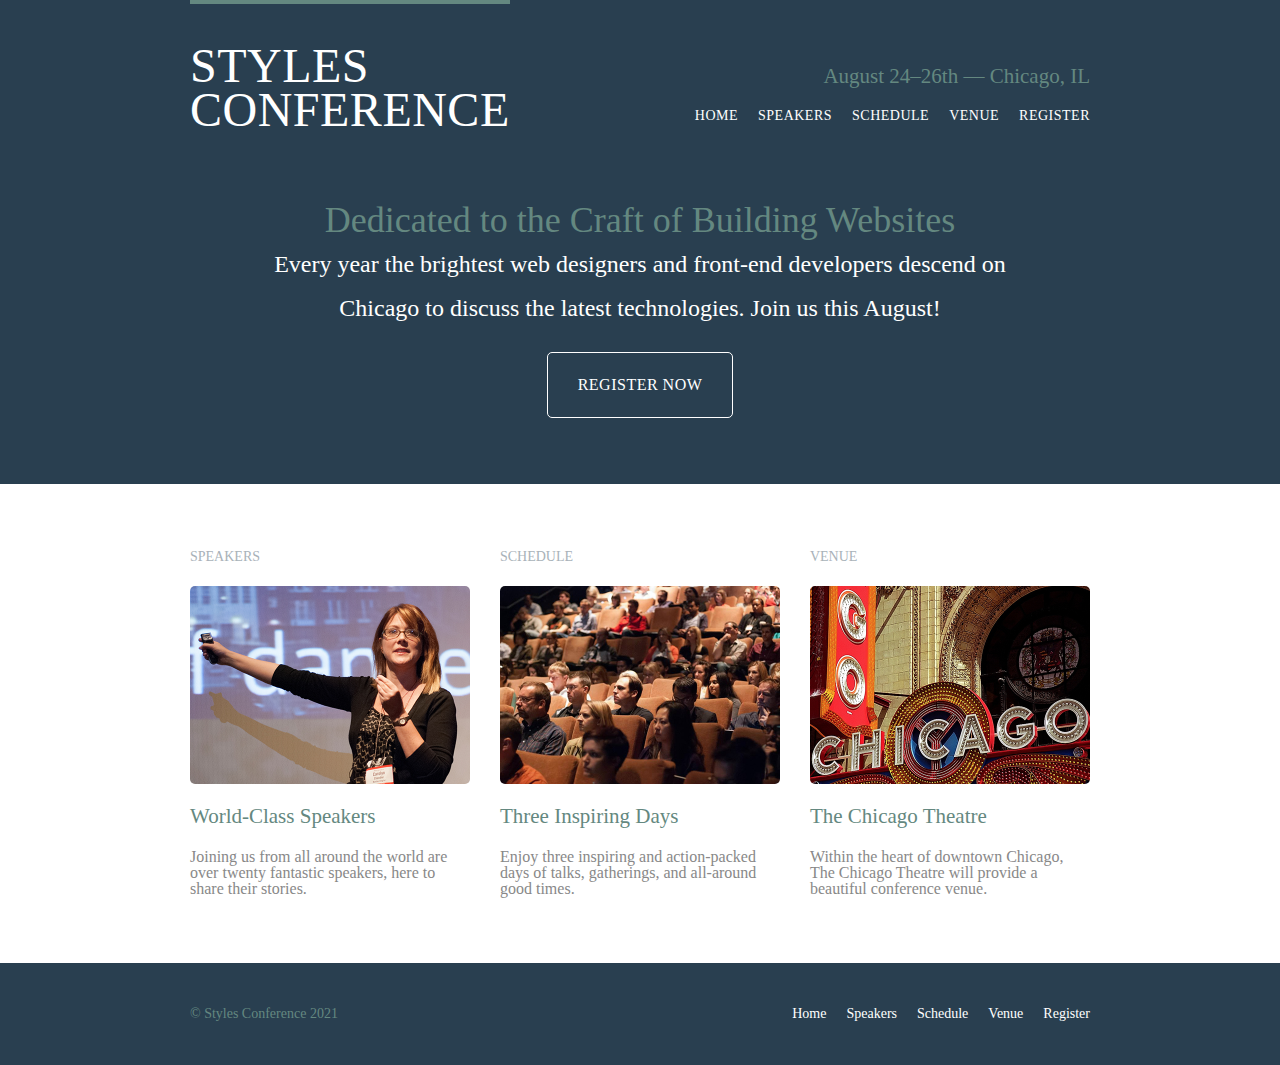
<file: index.html>
<!DOCTYPE html>
<html lang="en">
  <head>
    <meta charset="utf-8" />
    <title>Styles Conference</title>
    <link rel="stylesheet" href="assets/stylesheets/main.css" />
    <link rel="preconnect" href="https://fonts.googleapis.com" />
    <link rel="preconnect" href="https://fonts.gstatic.com" crossorigin />
    <link
      href="https://fonts.googleapis.com/css2?family=Lato:wght@100;300;400&display=swap"
      rel="stylesheet"
    />
  </head>

  <body>
    <!-- Header -->

    <header class="primary-header container group">
      <h1 class="logo">
        <a href="index.html"
          >Styles <br />
          Conference</a
        >
      </h1>

      <h3 class="tagline">August 24&ndash;26th &mdash; Chicago, IL</h3>

      <nav class="nav primary-nav">
        <ul>
          <li><a href="index.html">Home</a></li><!--
          --><li><a href="speakers.html">Speakers</a></li><!--
          --><li><a href="schedule.html">Schedule</a></li><!--
          --><li><a href="venue.html">Venue</a></li><!--
          --><li><a href="register.html">Register</a></li>
        </ul>
      </nav>
    </header>

    <!-- Hero -->

    <section class="hero container">
      <h2>Dedicated to the Craft of Building Websites</h2>

      <p>
        Every year the brightest web designers and front-end developers descend
        on Chicago to discuss the latest technologies. Join us this August!
      </p>

      <a class="btn btn-alt" href="register.html">Register Now</a>
    </section>

    <!-- Teasers -->

    <section class="row">
      <div class="grid">
        <!-- Speakers -->

        <section class="teaser col-1-3">
          <h5>Speakers</h5>
          <a href="speakers.html">
            <img src="assets/images/home/speakers.jpg" alt="Professional Speakers">
            <h3>World-Class Speakers</h3>
          </a>
          <p>
            Joining us from all around the world are over twenty fantastic
            speakers, here to share their stories.
          </p>
        </section><!--

        Schedule

        --><section class="teaser col-1-3">
          <h5>Schedule</h5>
          <a href="schedule.html">
            <img src="assets/images/home/schedule.jpg" alt="Schedule Schedule">
            <h3>Three Inspiring Days</h3>
          </a>
          <p>
            Enjoy three inspiring and action-packed days of talks, gatherings,
            and all-around good times.
          </p>
        </section><!--

        Venue

        --><section class="teaser col-1-3">
          <h5>Venue</h5>
          <a href="venue.html">
            <img src="assets/images/home/venue.jpg" alt="Good Venue">
            <h3>The Chicago Theatre</h3>
          </a>
          <p>
            Within the heart of downtown Chicago, The Chicago Theatre will
            provide a beautiful conference venue.
          </p>
        </section>
      </div>
    </section>

    <!-- Footer -->

    <footer class="primary-footer container group">
      <small>&copy; Styles Conference 2021</small>

      <nav class="nav">
        <ul>
          <li><a href="index.html">Home</a></li><!--
          --><li><a href="speakers.html">Speakers</a></li><!--
          --><li><a href="schedule.html">Schedule</a></li><!--
          --><li><a href="venue.html">Venue</a></li><!--
          --><li><a href="register.html">Register</a></li>
        </ul>
      </nav>
    </footer>
  </body>
</html>
</file>
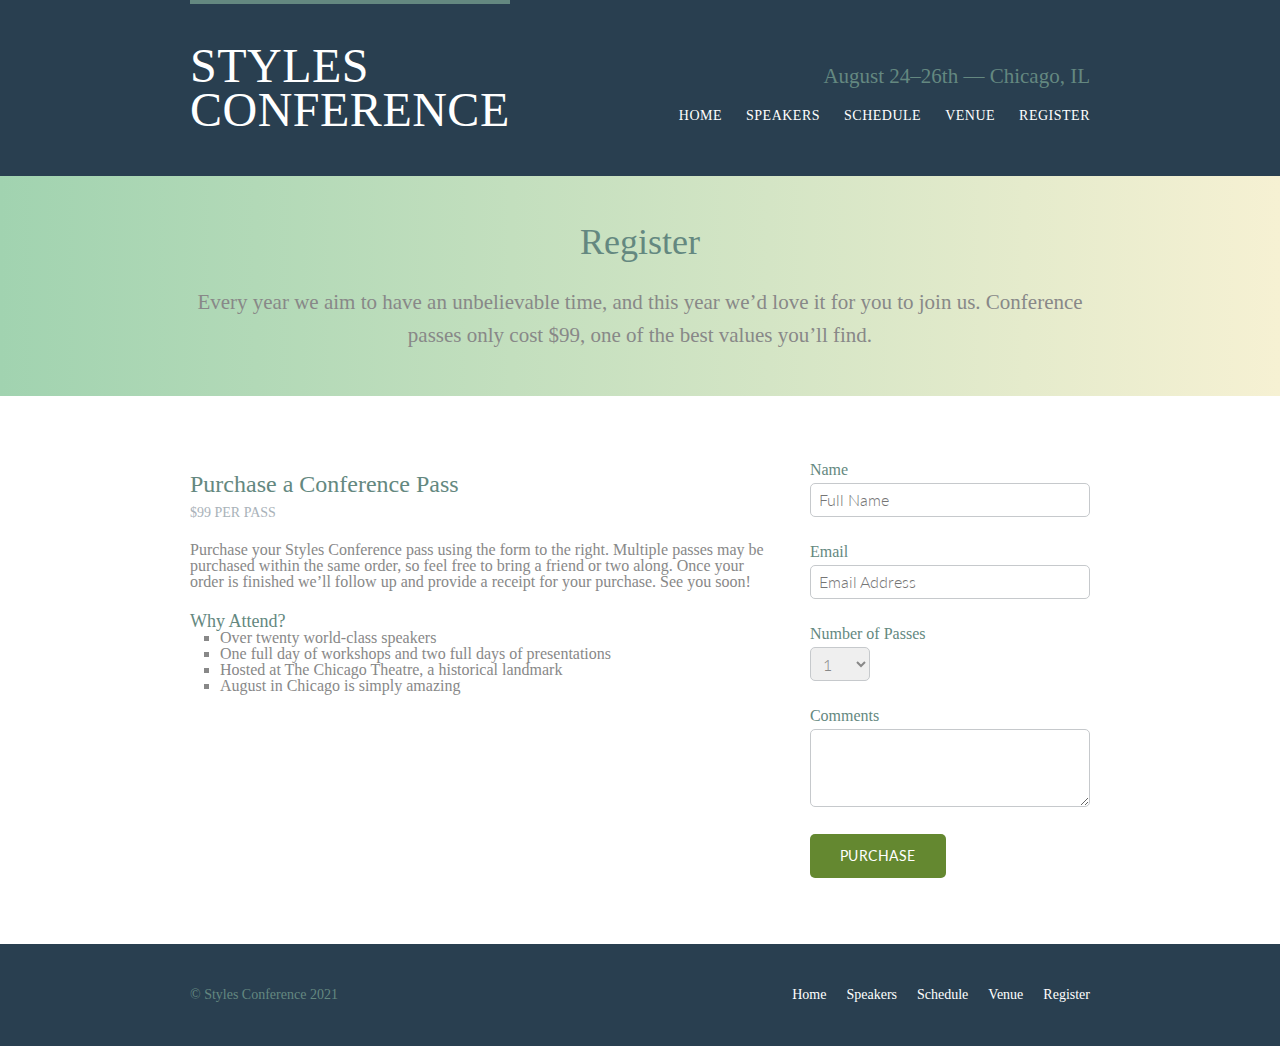
<file: register.html>
<!DOCTYPE html>
<html lang="en">
  <head>
    <meta charset="utf-8" />
    <title>Register - Styles Conference</title>
    <link rel="stylesheet" href="assets/stylesheets/main.css" />
    <link
      rel="stylesheet"
      href="http://fonts.googleapis.com/css?family=Lato:100,300,400"
    />
  </head>

  <body>
    <!-- Header -->

    <header class="primary-header container group">
      <h1 class="logo">
        <a href="index.html"
          >Styles <br />
          Conference</a
        >
      </h1>

      <h3 class="tagline">August 24&ndash;26th &mdash; Chicago, IL</h3>

      <nav class="nav primary-nav">
        <ul>
          <li><a href="index.html">Home</a></li>
          <!--
          -->
          <li><a href="speakers.html">Speakers</a></li>
          <!--
          -->
          <li><a href="schedule.html">Schedule</a></li>
          <!--
          -->
          <li><a href="venue.html">Venue</a></li>
          <!--
          -->
          <li><a href="register.html">Register</a></li>
        </ul>
      </nav>
    </header>

    <!-- Lead -->

    <section class="row-alt">
      <div class="lead container">
        <h1>Register</h1>

        <p>
          Every year we aim to have an unbelievable time, and this year
          we&#8217;d love it for you to join us. Conference passes only cost
          $99, one of the best values you&#8217;ll find.
        </p>
      </div>
    </section>

    <!-- Registration Form -->

    <section class="row">
      <div class="grid">
        <section class="col-2-3">
          <h2>Purchase a Conference Pass</h2>
          <h5>$99 per Pass</h5>

          <p>
            Purchase your Styles Conference pass using the form to the right.
            Multiple passes may be purchased within the same order, so feel free
            to bring a friend or two along. Once your order is finished
            we&#8217;ll follow up and provide a receipt for your purchase. See
            you soon!
          </p>

          <h4>Why Attend?</h4>

          <ul class="why-attend">
            <li>Over twenty world-class speakers</li>
            <li>
              One full day of workshops and two full days of presentations
            </li>
            <li>Hosted at The Chicago Theatre, a historical landmark</li>
            <li>August in Chicago is simply amazing</li>
          </ul>
        </section><!--

        --><form class="col-1-3" action="#" method="post">

          <fieldset class="register-group">

            <label>
              Name
              <input type="text" name="name" placeholder="Full Name" required>
            </label>

            <label>
              Email
              <input type="email" name="email" placeholder="Email Address" required>
            </label>

            <label>
              Number of Passes
              <select name="quantity" required >
                <option value="1" selected>1</option>
                <option value="2">2️</option>
                <option value="3">3</option>
                <option value="4">4</option>
                <option value="5">5</option>
              </select>
            </label>

            <label>
              Comments
              <textarea name="comments"></textarea>
            </label>

          </fieldset>

          <input class="btn btn-default" type="submit" name="submit" value="Purchase">

        </form>
      </div>
    </section>

    <!-- Footer -->

    <footer class="primary-footer container group">
      <small>&copy; Styles Conference 2021</small>

      <nav class="nav">
        <ul>
          <li><a href="index.html">Home</a></li><!--

          --><li><a href="speakers.html">Speakers</a></li><!--

          --><li><a href="schedule.html">Schedule</a></li><!--

          --><li><a href="venue.html">Venue</a></li><!--

          --><li><a href="register.html">Register</a></li>
        </ul>
      </nav>
    </footer>
  </body>
</html>
</file>
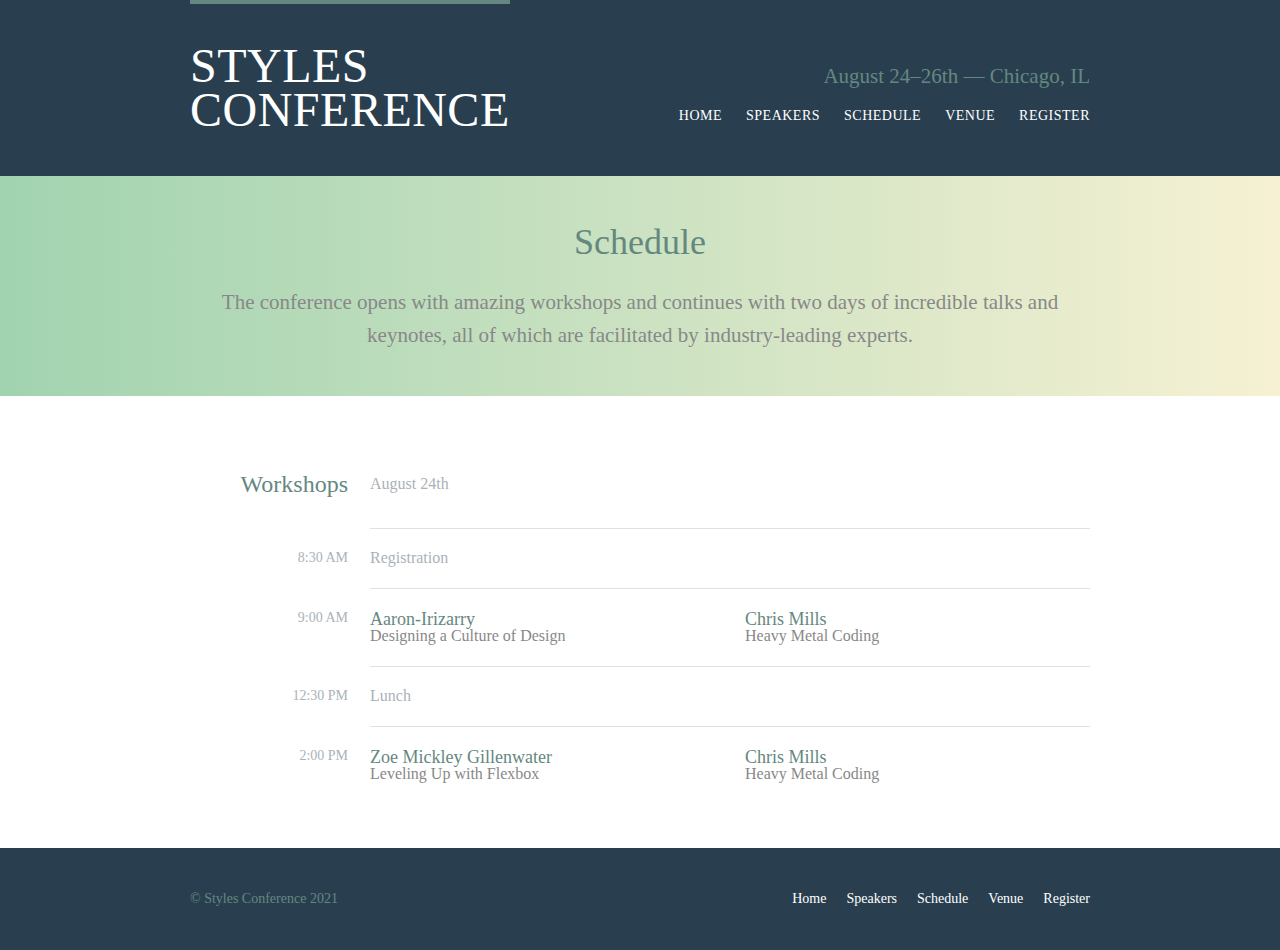
<file: schedule.html>
<!DOCTYPE html>
<html lang="en">
  <head>
    <meta charset="utf-8" />
    <title>Schedule - Styles Conference</title>
    <link rel="stylesheet" href="assets/stylesheets/main.css" />
    <link
      rel="stylesheet"
      href="http://fonts.googleapis.com/css?family=Lato:100,300,400"
    />
  </head>

  <body>
    <!-- Header -->

    <header class="primary-header container group">
      <h1 class="logo">
        <a href="index.html"
          >Styles <br />
          Conference</a
        >
      </h1>

      <h3 class="tagline">August 24&ndash;26th &mdash; Chicago, IL</h3>

      <nav class="nav primary-nav">
        <ul>
          <li><a href="index.html">Home</a></li>
          <!--
          -->
          <li><a href="speakers.html">Speakers</a></li>
          <!--
          -->
          <li><a href="schedule.html">Schedule</a></li>
          <!--
          -->
          <li><a href="venue.html">Venue</a></li>
          <!--
          -->
          <li><a href="register.html">Register</a></li>
        </ul>
      </nav>
    </header>

    <!-- Lead -->

    <section class="row-alt">
      <div class="lead container">
        <h1>Schedule</h1>

        <p>
          The conference opens with amazing workshops and continues with two
          days of incredible talks and keynotes, all of which are facilitated by
          industry-leading experts.
        </p>
      </div>
    </section>

    <section class="row">
      <div class="container">
        <table>
          <thead>
            <tr>
              <th scope="row">Workshops</th>
              <td class="schedule-offset" colspan="2">August 24th</td>
            </tr>
          </thead>
          <tbody>
            <tr>
              <th scope="row">
                <time datetime="08:30:00">8:30 AM</time>
              </th>
              <td class="schedule-offset" colspan="2">Registration</td>
            </tr>
            <tr>
              <th scope="row">
                <time datetime="09:00:00">9:00 AM</time>
              </th>
              <td>
                <a href="speakers.html#aaron-irizarry">
                  <h4>Aaron-Irizarry</h4>
                  Designing a Culture of Design
                </a>
              </td>
              <td>
                <a href="speakers.html#chris-mills">
                  <h4>Chris Mills</h4>
                  Heavy Metal Coding
                </a>
              </td>
            </tr>
            <tr>
              <th scope="row">
                <time datetime="12:30:00">12:30 PM</time>
              </th>
              <td class="schedule-offset"  colspan="2">Lunch</td>
            </tr>
            <tr>
              <th scope="row">
                <time datetime="14:00">2:00 PM</time>
              </th>
              <td>
                <a href="speakers.html#zoe-mickley-gillenwater">
                  <h4>Zoe Mickley  Gillenwater</h4>
                  Leveling Up with Flexbox
                </a>
              </td>
              <td>
                <a href="speakers.html#chris-mills">
                  <h4>Chris Mills</h4>
                  Heavy Metal Coding
                </a>
              </td>
            </tr>
          </tbody>
        </table>
      </div>
    </section>

    <!-- Footer -->

    <footer class="primary-footer container group">
      <small>&copy; Styles Conference 2021</small>

      <nav class="nav">
        <ul>
          <li><a href="index.html">Home</a></li><!--

          --><li><a href="speakers.html">Speakers</a></li><!--

          --><li><a href="schedule.html">Schedule</a></li><!--

          --><li><a href="venue.html">Venue</a></li><!--

          --><li><a href="register.html">Register</a></li>
        </ul>
      </nav>
    </footer>
  </body>
</html>
</file>
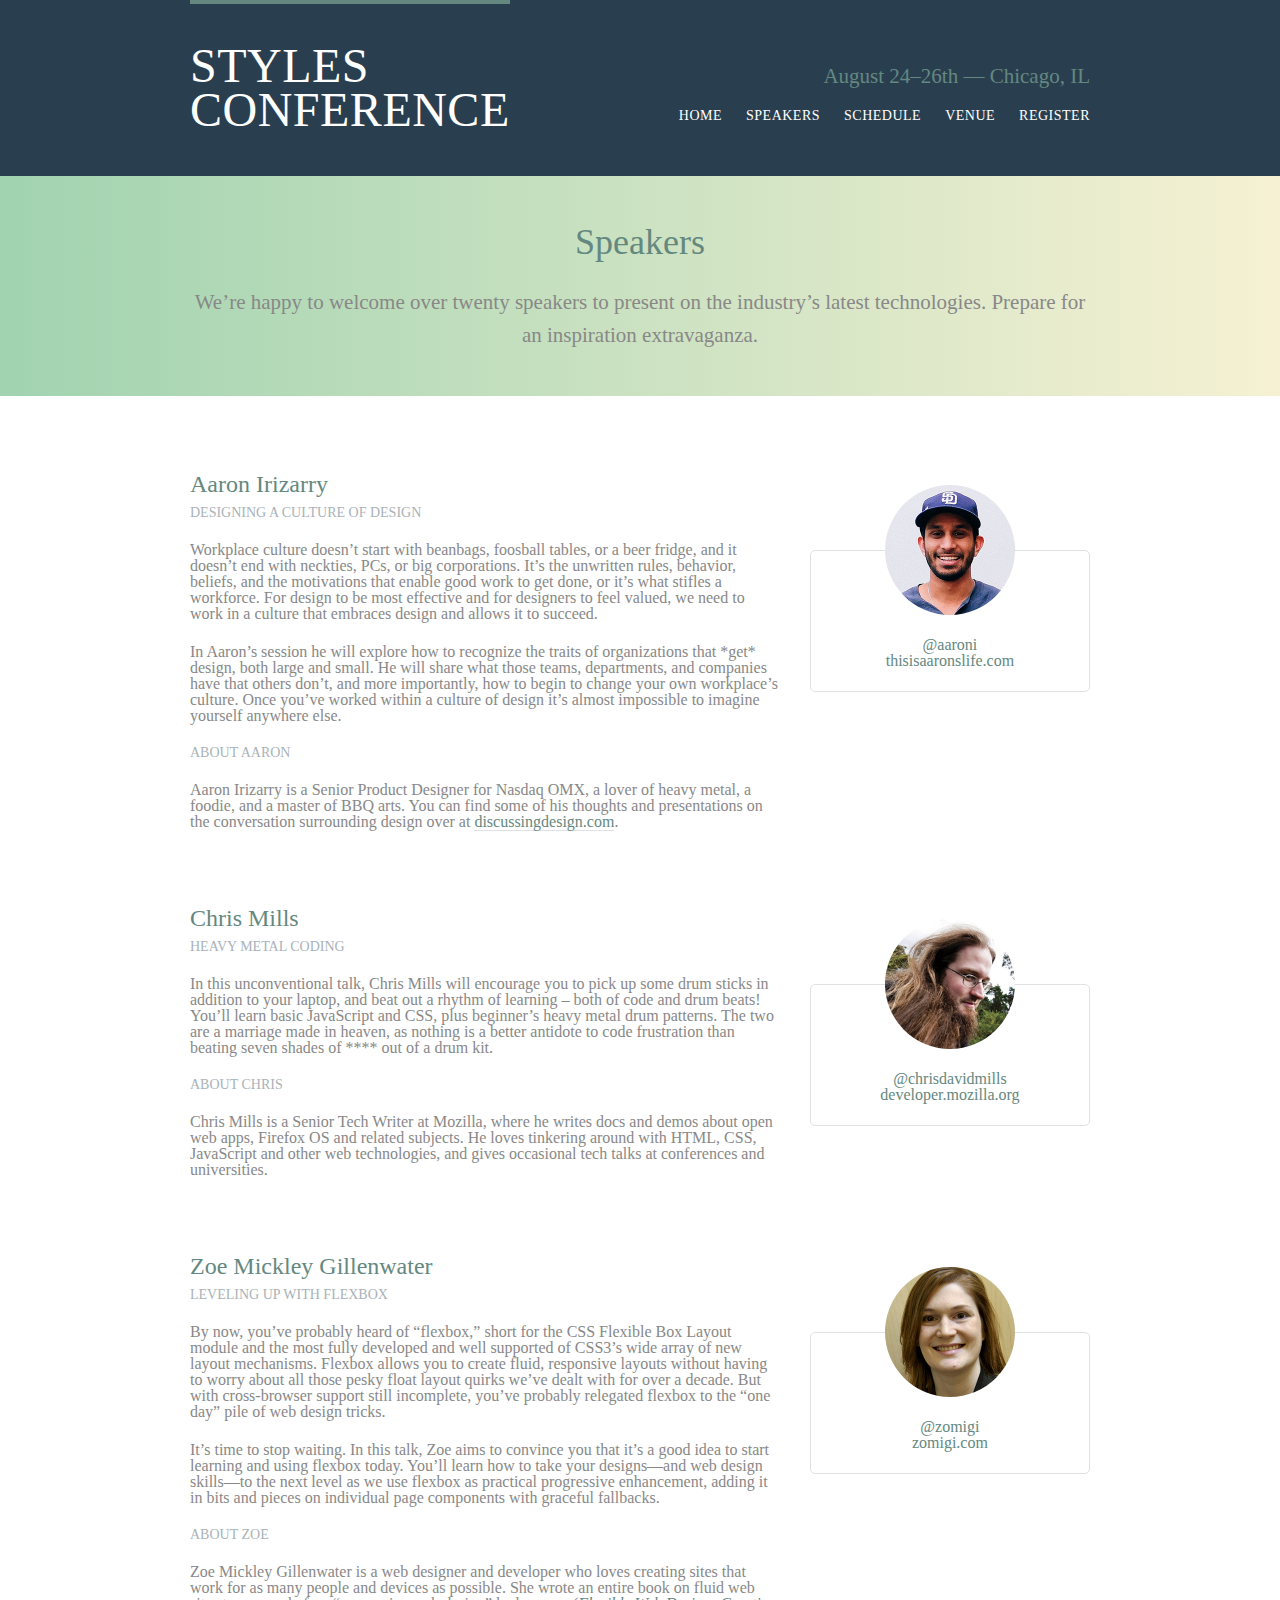
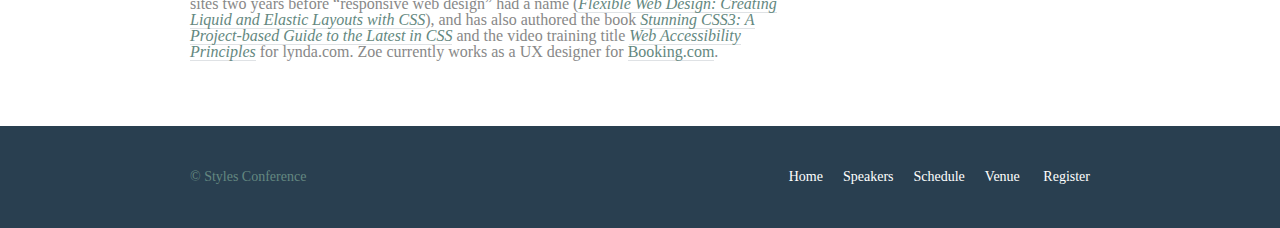
<file: speakers.html>
<!DOCTYPE html>
<html lang="en">
  <head>
    <meta charset="utf-8" />
    <title>Speakers - Styles Conference</title>
    <link rel="stylesheet" href="assets/stylesheets/main.css" />
    <link
      rel="stylesheet"
      href="http://fonts.googleapis.com/css?family=Lato:100,300,400"
    />
  </head>

  <body>
    <!-- Header -->

    <header class="primary-header container group">
      <h1 class="logo">
        <a href="index.html"
          >Styles <br />
          Conference</a
        >
      </h1>

      <h3 class="tagline">August 24&ndash;26th &mdash; Chicago, IL</h3>

      <nav class="nav primary-nav">
        <ul>
          <li><a href="index.html">Home</a></li>
          <!--
          -->
          <li><a href="speakers.html">Speakers</a></li>
          <!--
          -->
          <li><a href="schedule.html">Schedule</a></li>
          <!--
          -->
          <li><a href="venue.html">Venue</a></li>
          <!--
          -->
          <li><a href="register.html">Register</a></li>
        </ul>
      </nav>
    </header>

    <!-- Lead -->

    <section class="row-alt">
      <div class="lead container">
        <h1>Speakers</h1>

        <p>
          We&#8217;re happy to welcome over twenty speakers to present on the
          industry&#8217;s latest technologies. Prepare for an inspiration
          extravaganza.
        </p>
      </div>
    </section>

    <!-- Main content -->

    <section class="row">
      <div class="grid">
        <!-- Aaron Irizarry -->

        <section class="speaker" id="aaron-irizarry">
          <div class="col-2-3">
            <h2>Aaron Irizarry</h2>
            <h5>Designing a Culture of Design</h5>

            <p>
              Workplace culture doesn&#8217;t start with beanbags, foosball
              tables, or a beer fridge, and it doesn&#8217;t end with neckties,
              PCs, or big corporations. It&#8217;s the unwritten rules,
              behavior, beliefs, and the motivations that enable good work to
              get done, or it&#8217;s what stifles a workforce. For design to be
              most effective and for designers to feel valued, we need to work
              in a culture that embraces design and allows it to succeed.
            </p>

            <p>
              In Aaron&#8217;s session he will explore how to recognize the
              traits of organizations that *get* design, both large and small.
              He will share what those teams, departments, and companies have
              that others don&#8217;t, and more importantly, how to begin to
              change your own workplace&#8217;s culture. Once you&#8217;ve
              worked within a culture of design it&#8217;s almost impossible to
              imagine yourself anywhere else.
            </p>

            <h5>About Aaron</h5>

            <p>
              Aaron Irizarry is a Senior Product Designer for Nasdaq OMX, a
              lover of heavy metal, a foodie, and a master of BBQ arts. You can
              find some of his thoughts and presentations on the conversation
              surrounding design over at
              <a href="http://www.discussingdesign.com/">discussingdesign.com</a
              >.
            </p>
          </div><!--

          --><aside class="col-1-3">
            <div class="speaker-info">
              <img src="assets/images/speakers/arman-ghosh.jpg" alt="Aaron Irizarry" />

              <ul>
                <li><a href="https://twitter.com/aaroni">@aaroni</a></li>
                <li>
                  <a href="http://www.thisisaaronslife.com/"
                    >thisisaaronslife.com</a
                  >
                </li>
              </ul>
            </div>
          </aside>
        </section>

        <!-- Chris Mills -->

        <section class="speaker" id="chris-mills">
          <div class="col-2-3">
            <h2>Chris Mills</h2>
            <h5>Heavy Metal Coding</h5>

            <p>
              In this unconventional talk, Chris Mills will encourage you to
              pick up some drum sticks in addition to your laptop, and beat out
              a rhythm of learning &#8211; both of code and drum beats!
              You&#8217;ll learn basic JavaScript and CSS, plus beginner&#8217;s
              heavy metal drum patterns. The two are a marriage made in heaven,
              as nothing is a better antidote to code frustration than beating
              seven shades of **** out of a drum kit.
            </p>

            <h5>About Chris</h5>

            <p>
              Chris Mills is a Senior Tech Writer at Mozilla, where he writes
              docs and demos about open web apps, Firefox OS and related
              subjects. He loves tinkering around with HTML, CSS, JavaScript and
              other web technologies, and gives occasional tech talks at
              conferences and universities.
            </p>
          </div><!--

          --><aside class="col-1-3">
            <div class="speaker-info">

              <img src="assets/images/speakers/chris-mills.jpg" alt="Chris Mills" />
              <ul>
                <li>
                  <a href="https://twitter.com/chrisdavidmills"
                    >@chrisdavidmills</a
                  >
                </li>
                <li>
                  <a href="https://developer.mozilla.org/"
                    >developer.mozilla.org</a
                  >
                </li>
              </ul>
            </div>
          </aside>
        </section>

        <!-- Zoe Mickley Gillenwater -->

        <section id="zoe-mickley-gillenwater">
          <div class="col-2-3">
            <h2>Zoe Mickley Gillenwater</h2>
            <h5>Leveling Up with Flexbox</h5>

            <p>
              By now, you&#8217;ve probably heard of &#8220;flexbox,&#8221;
              short for the CSS Flexible Box Layout module and the most fully
              developed and well supported of CSS3&#8217;s wide array of new
              layout mechanisms. Flexbox allows you to create fluid, responsive
              layouts without having to worry about all those pesky float layout
              quirks we&#8217;ve dealt with for over a decade. But with
              cross-browser support still incomplete, you&#8217;ve probably
              relegated flexbox to the &#8220;one day&#8221; pile of web design
              tricks.
            </p>

            <p>
              It&#8217;s time to stop waiting. In this talk, Zoe aims to
              convince you that it&#8217;s a good idea to start learning and
              using flexbox today. You&#8217;ll learn how to take your
              designs—and web design skills—to the next level as we use flexbox
              as practical progressive enhancement, adding it in bits and pieces
              on individual page components with graceful fallbacks.
            </p>

            <h5>About Zoe</h5>

            <p>
              Zoe Mickley Gillenwater is a web designer and developer who loves
              creating sites that work for as many people and devices as
              possible. She wrote an entire book on fluid web sites two years
              before &#8220;responsive web design&#8221; had a name (<cite
                ><a href="http://www.flexiblewebbook.com/"
                  >Flexible Web Design: Creating Liquid and Elastic Layouts with
                  CSS</a
                ></cite
              >), and has also authored the book
              <cite
                ><a href="http://www.stunningcss3.com/"
                  >Stunning CSS3: A Project-based Guide to the Latest in CSS</a
                ></cite
              >
              and the video training title
              <cite
                ><a href="http://zomigi.com/publications/#pub-accessibility"
                  >Web Accessibility Principles</a
                ></cite
              >
              for lynda.com. Zoe currently works as a UX designer for
              <a href="http://www.booking.com/">Booking.com</a>.
            </p>
          </div><!--

          --><aside class="col-1-3">
            <div class="speaker-info">

              <img src="assets/images/speakers/zoe-mickley-gillenwater.jpg" alt="Zoe Mickley" />
              <ul>
                <li><a href="https://twitter.com/zomigi">@zomigi</a></li>
                <li><a href="http://zomigi.com/">zomigi.com</a></li>
              </ul>
            </div>
          </aside>
        </section>
      </div>
    </section>

    <!-- Footer -->

    <footer class="primary-footer container group">
      <small>&copy; Styles Conference</small>

      <nav class="nav">
        <ul>
          <li><a href="index.html">Home</a></li><!--

          --><li><a href="speakers.html">Speakers</a></li><!--

          --><li><a href="schedule.html">Schedule</a></li><!--

          --><li><a href="venue.html">Venue</a></li><!--
            
          -->
          <li><a href="register.html">Register</a></li>
        </ul>
      </nav>
    </footer>
  </body>
</html>
</file>
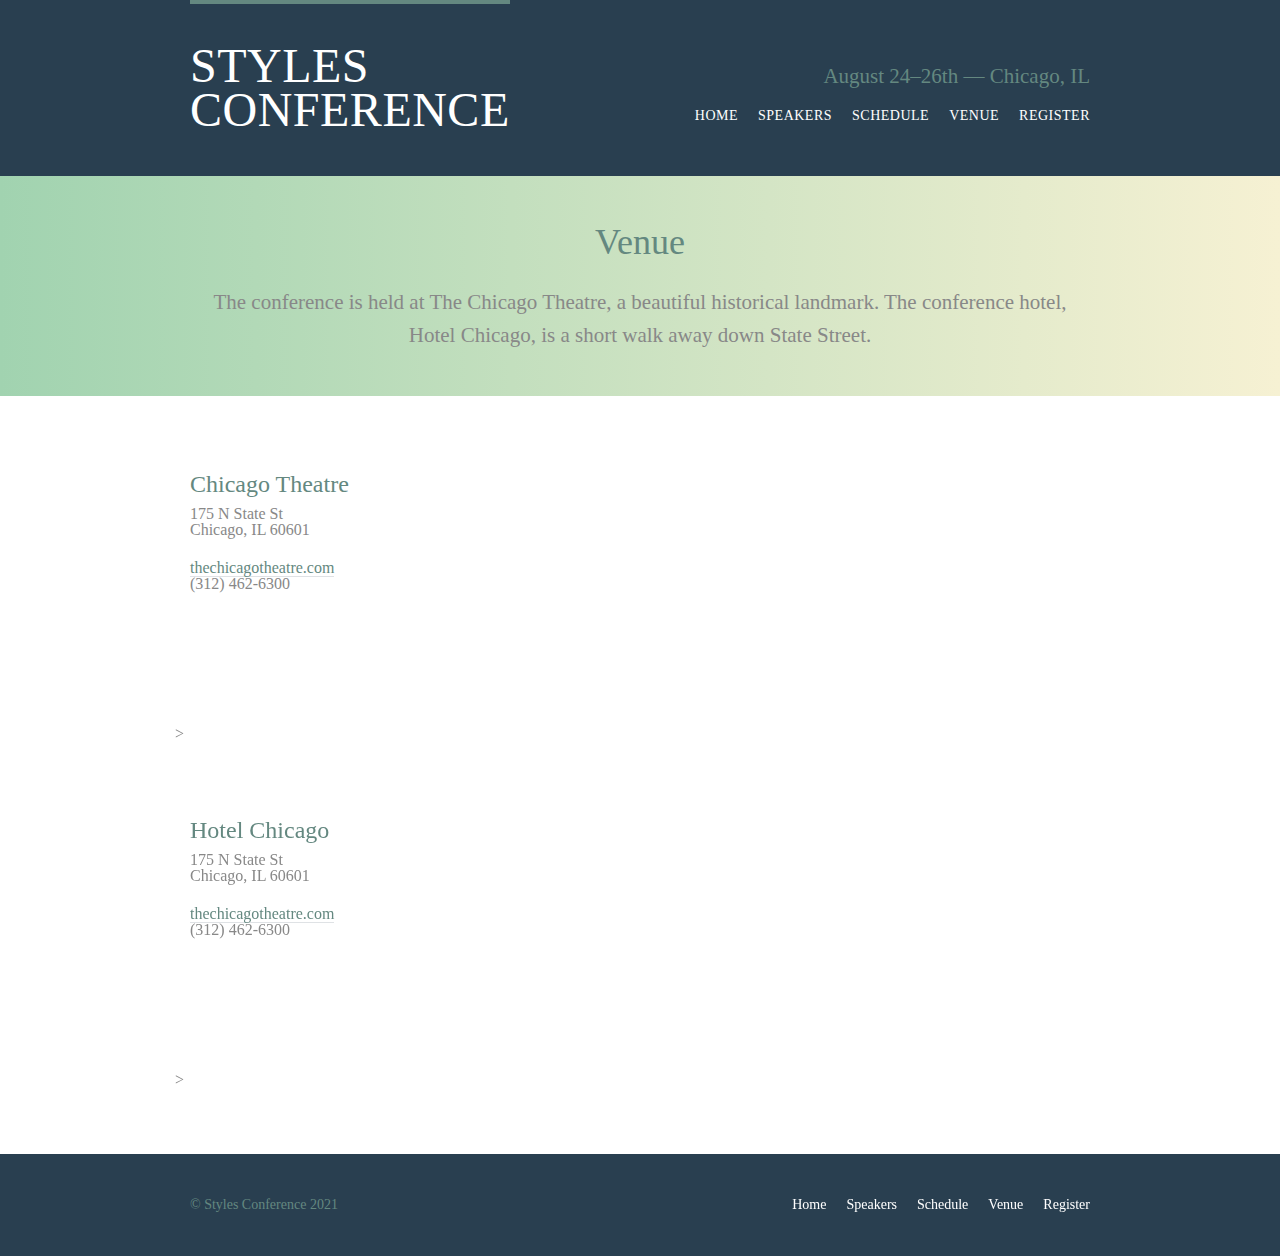
<file: venue.html>
<!DOCTYPE html>
<html lang="en">

  <head>
    <meta charset="utf-8">
    <title>Venue - Styles Conference</title>
    <link rel="stylesheet" href="assets/stylesheets/main.css">
    <link rel="stylesheet" href="http://fonts.googleapis.com/css?family=Lato:100,300,400">
  </head>

  <body>

    <!-- Header -->

    <header class="primary-header container group">

      <h1 class="logo">
        <a href="index.html">Styles <br> Conference</a>
      </h1>

      <h3 class="tagline">August 24&ndash;26th &mdash; Chicago, IL</h3>

      <nav class="nav primary-nav">
        <ul>
          <li><a href="index.html">Home</a></li><!--
          --><li><a href="speakers.html">Speakers</a></li><!--
          --><li><a href="schedule.html">Schedule</a></li><!--
          --><li><a href="venue.html">Venue</a></li><!--
          --><li><a href="register.html">Register</a></li>
        </ul>
      </nav>

    </header>

    <!-- Lead -->

    <section class="row-alt">
      <div class="lead container">

        <h1>Venue</h1>

        <p>The conference is held at The Chicago Theatre, a beautiful historical landmark. The conference hotel, Hotel Chicago, is a short walk away down State Street.</p>

      </div>
    </section>

    <!-- Creating Address for the venue -->
    <section class="row">
      <div class="grid">

        <section class="venue-theatre">

          <div class="col-1-3">
            <h2>Chicago Theatre</h2>
            <p>175 N State St <br> Chicago, IL 60601</p>
            <p><a href="http://www.thechicagotheatre.com/">thechicagotheatre.com</a> <br> (312) 462-6300</p>
          </div><!--
          --><iframe class="venue-map col-2-3" src="https://www.google.com/maps/embed?pb=!1m18!1m12!1m3!1d31520.27243101821!2d7.428067879906588!3d9.060658264283788!2m3!1f0!2f0!3f0!3m2!1i1024!2i768!4f13.1!3m3!1m2!1s0x104e0b3c34fdaa0d%3A0x3495175483232994!2sCity%20Travels%20Inn%20Abuja!5e0!3m2!1sen!2sng!4v1633349183399!5m2!1sen!2sng" width="600" height="450" style="border:0;" allowfullscreen="" loading="lazy"></iframe>></iframe>

        </section>

        <section class="venue-hotel">

          <div class="col-1-3">
            <h2>Hotel Chicago </h2>
            <p>175 N State St <br> Chicago, IL 60601</p>
            <p><a href="http://www.thechicagotheatre.com/">thechicagotheatre.com</a> <br> (312) 462-6300</p>
          </div><!--
          --><iframe class="venue-map col-2-3" src="https://www.google.com/maps/embed?pb=!1m18!1m12!1m3!1d31520.265067972072!2d7.428067866887365!3d9.060742192802481!2m3!1f0!2f0!3f0!3m2!1i1024!2i768!4f13.1!3m3!1m2!1s0x104e0b2affffffff%3A0x327245dfc6851abd!2sHotel%20De%20Bently!5e0!3m2!1sen!2sng!4v1633349407609!5m2!1sen!2sng" width="600" height="450" style="border:0;" allowfullscreen="" loading="lazy"></iframe>></iframe>


        </section>

      </div>
    </section>

    <!-- Footer -->

    <footer class="primary-footer container group">

      <small>&copy; Styles Conference 2021</small>

      <nav class="nav">
        <ul>
          <li><a href="index.html">Home</a></li><!--
          --><li><a href="speakers.html">Speakers</a></li><!--
          --><li><a href="schedule.html">Schedule</a></li><!--
          --><li><a href="venue.html">Venue</a></li><!--
          --><li><a href="register.html">Register</a></li>
        </ul>
      </nav>

    </footer>

  </body>
</html>
</file>
<file: assets/stylesheets/main.css>
/* http://meyerweb.com/eric/tools/css/reset/
   v2.0 | 20110126
   License: none (public domain)
*/

@import 'reset.css';

/*
  ========================================
  Custom Styles
  ========================================
*/

body {
  background: #293f50;
  color: #888;
  font: 300 16px/22px 'Lato' 'Open Sans', 'Helvetica Neue', Helvetica, Arial,
    sans-serif;
}

/*
  ========================================
  Grid
  ========================================
*/

*,
*:before,
*:after {
  -webkit-box-sizing: border-box;
  -moz-box-sizing: border-box;
  box-sizing: border-box;
}

.container,
.grid {
  margin: 0 auto;
  width: 960px;
}
.container {
  padding-left: 30px;
  padding-right: 30px;
}

.col-1-3 {
  width: 33.33%;
}
.col-2-3 {
  width: 66.66%;
}

.col-1-3,
.col-2-3 {
  display: inline-block;
  vertical-align: top;
}

.grid,
.col-1-3,
.col-2-3 {
  padding-left: 15px;
  padding-right: 15px;
}

/*
  ========================================
  Clearfix
  ========================================
*/

.group:before,
.group:after {
  content: ' ';
  display: table;
}
.group:after {
  clear: both;
}
.group {
  clear: both;
  *zoom: 1;
}

/*
  ========================================
  Rows
  ========================================
*/

.row,
.row-alt {
  min-width: 960px;
}
.row {
  background: #fff;
  min-width: 960px;
  padding: 66px 0 44px 0;
}
.row-alt {
  background: #cbe2c1;
  background: -webkit-linear-gradient(to right, #a1d3b0, #f6f1d3);
  background: -moz-linear-gradient(to right, #a1d3b0, #f6f1d3);
  background: linear-gradient(to right, #a1d3b0, #f6f1d3);
  padding: 44px 0 22px 0;
}

/*
  ========================================
  Typography
  ========================================
*/

h1,
h3,
h5,
p {
  margin-bottom: 22px;
}

h1,
h2,
h3,
h4 {
  color: #648880;
}

h1 {
  font-size: 36px;
  line-height: 44px;
}
h2 {
  font-size: 24px;
  line-height: 44px;
}
h3 {
  font-size: 21px;
}
h4 {
  font-size: 18px;
}
h5 {
  color: #a9b2b9;
  font-size: 14px;
  font-weight: 400;
  text-transform: uppercase;
}

strong {
  font-weight: 400;
}
cite,
em {
  font-style: italic;
}

/*
  ========================================
  Leads
  ========================================
*/

.lead {
  text-align: center;
}
.lead p {
  font-size: 21px;
  line-height: 33px;
}

/*
  ========================================
  Links
  ========================================
*/

a {
  color: #648880;
  text-decoration: none;
}
a:hover {
  color: #a9b2b9;
}
p a {
  border-bottom: 1px solid #dfe2e5;
}

/*
  ========================================
  Buttons
  ========================================
*/

.btn {
  border-radius: 5px;
  color: #fff;
  cursor: pointer;
  display: inline-block;
  font-weight: 400;
  letter-spacing: 0.5px;
  margin: 0;
  text-transform: uppercase;
}

.btn-alt {
  border: 1px solid #fff;
  padding: 10px 30px;
}
.btn-alt:hover {
  background: fff;
  color: #648880;
}
.btn-default {
  border: 0;
  background: #648830;
  padding: 11px 30px;
  font-size: 14px;
}
.btn-default:hover {
  background: #77a198;
}

/*
  ========================================
  Primary header
  ========================================
*/

.logo {
  border-top: 4px solid #648880;
  float: left;
  font-size: 48px;
  font-weight: 100;
  letter-spacing: 0.5px;
  line-height: 44px;
  padding: 40px 0 22px 0;
  text-transform: uppercase;
}

.tagline {
  margin: 66px 0 22px 0;
  text-align: right;
}

.primary-nav {
  font-size: 14px;
  font-weight: 400;
  letter-spacing: 0.5px;
  text-transform: uppercase;
}

/*
  ========================================
  Primary footer
  ========================================
*/

.primary-footer {
  color: #648880;
  font-size: 14px;
  padding-top: 44px;
  padding-bottom: 44px;
}

.primary-footer small {
  float: left;
  font-weight: 400;
}

/*
  ========================================
  Navigation
  ========================================
*/

.nav {
  text-align: right;
}
.nav li {
  display: inline-block;
  margin: 0 10px;
  vertical-align: top;
}
.nav li:last-child {
  margin-right: 0;
}

/*
  ========================================
  Home
  ========================================
*/

.hero {
  color: #fff;
  line-height: 44px;
  padding: 22px 80px 66px 80px;
  text-align: center;
}
.hero h2 {
  font-size: 36px;
}
.hero p {
  font-size: 24px;
  font-weight: 100;
}
.teaser a:hover h3 {
  color: #a9b2b9;
}
.teaser img {
  border-radius: 5px;
  display: block;
  margin-bottom: 22px;
  max-width: 100%;
}

.primary-header a,
.primary-footer a {
  color: #fff;
}
.primary-header a:hover,
.primary-footer a:hover {
  color: #648880;
}

/*
  ========================================
  Speakers
  ========================================
*/

.speaker {
  margin-bottom: 44px;
}
.speaker-info {
  border: 1px solid #dfe2e5;
  border-radius: 5px;
  margin-top: 88px;
  padding-bottom: 22px;
  text-align: center;
}
.speaker-info img {
  border-radius: 50%;
  height: 130px;
  margin: -66px 0 22px 0;
  vertical-align: top;
}

/*
  ========================================
  Schedule
  ========================================
*/

table {
  margin-bottom: 44px;
  width: 100%;
}
table:last-child {
  margin-bottom: 0;
}
th,
td {
  padding-bottom: 22px;
  vertical-align: top;
  
}
th {
  padding-right: 22px;
  text-align: right;
  width: 20%;
}
td {
  width: 40%;
}
thead {
  line-height: 44px;
}
thead th {
  color: #648880;
  font-size: 24px;
}
tbody th {
  color: #a9b2b9;
  font-size: 14px;
  font-weight: 400;
  padding-top: 22px;
  text-transform: uppercase;
}
tbody td {
  border-top: 1px solid #dfe2e5;
  padding-top: 21px;
}
tbody td:first-of-type {
  padding-right: 15px;
}
tbody td:last-of-type {
  padding-left: 15px;
}
tbody td:only-of-type {
  padding-left: 0;
  padding-right: 0;
}
table a {
  color: #888;
}
table h4 {
  margin-bottom: 0;
}
.schedule-offset {
  color: #a9b2b9;
}

/*
  ========================================
  Venue
  ========================================
*/

.venue-map {
  height: 264px;
}
.venue-theatre {
  margin-bottom: 66px;
}
.venue-hotel {
  margin-bottom: 22px;
}

/*
  ========================================
  Registration
  ========================================
*/

form {
  margin-bottom: 22px;
}
input,
select,
textarea {
  font: 300 16px/22px 'Lato', 'Open Sans', 'Helvetica Neue', Helvetica, Arial,
    sans-serif;
}
.register-group label {
  color: #648880;
  cursor: pointer;
  font-weight: 400;
}
.register-group input,
.register-group select,
.register-group textarea {
  border: 1px solid #c6c9cc;
  border-radius: 5px;
  color: #888;
  display: block;
  margin: 5px 0 27px 0;
  padding: 5px 8px;
}
.register-group input,
.register-group textarea {
  width: 100%;
}
.register-group select {
  height: 34px;
  width: 60px;
}
.register-group textarea {
  height: 78px
}
.why-attend {
  list-style: square;
  margin: 0 0 22px 30px;
}
</file>
